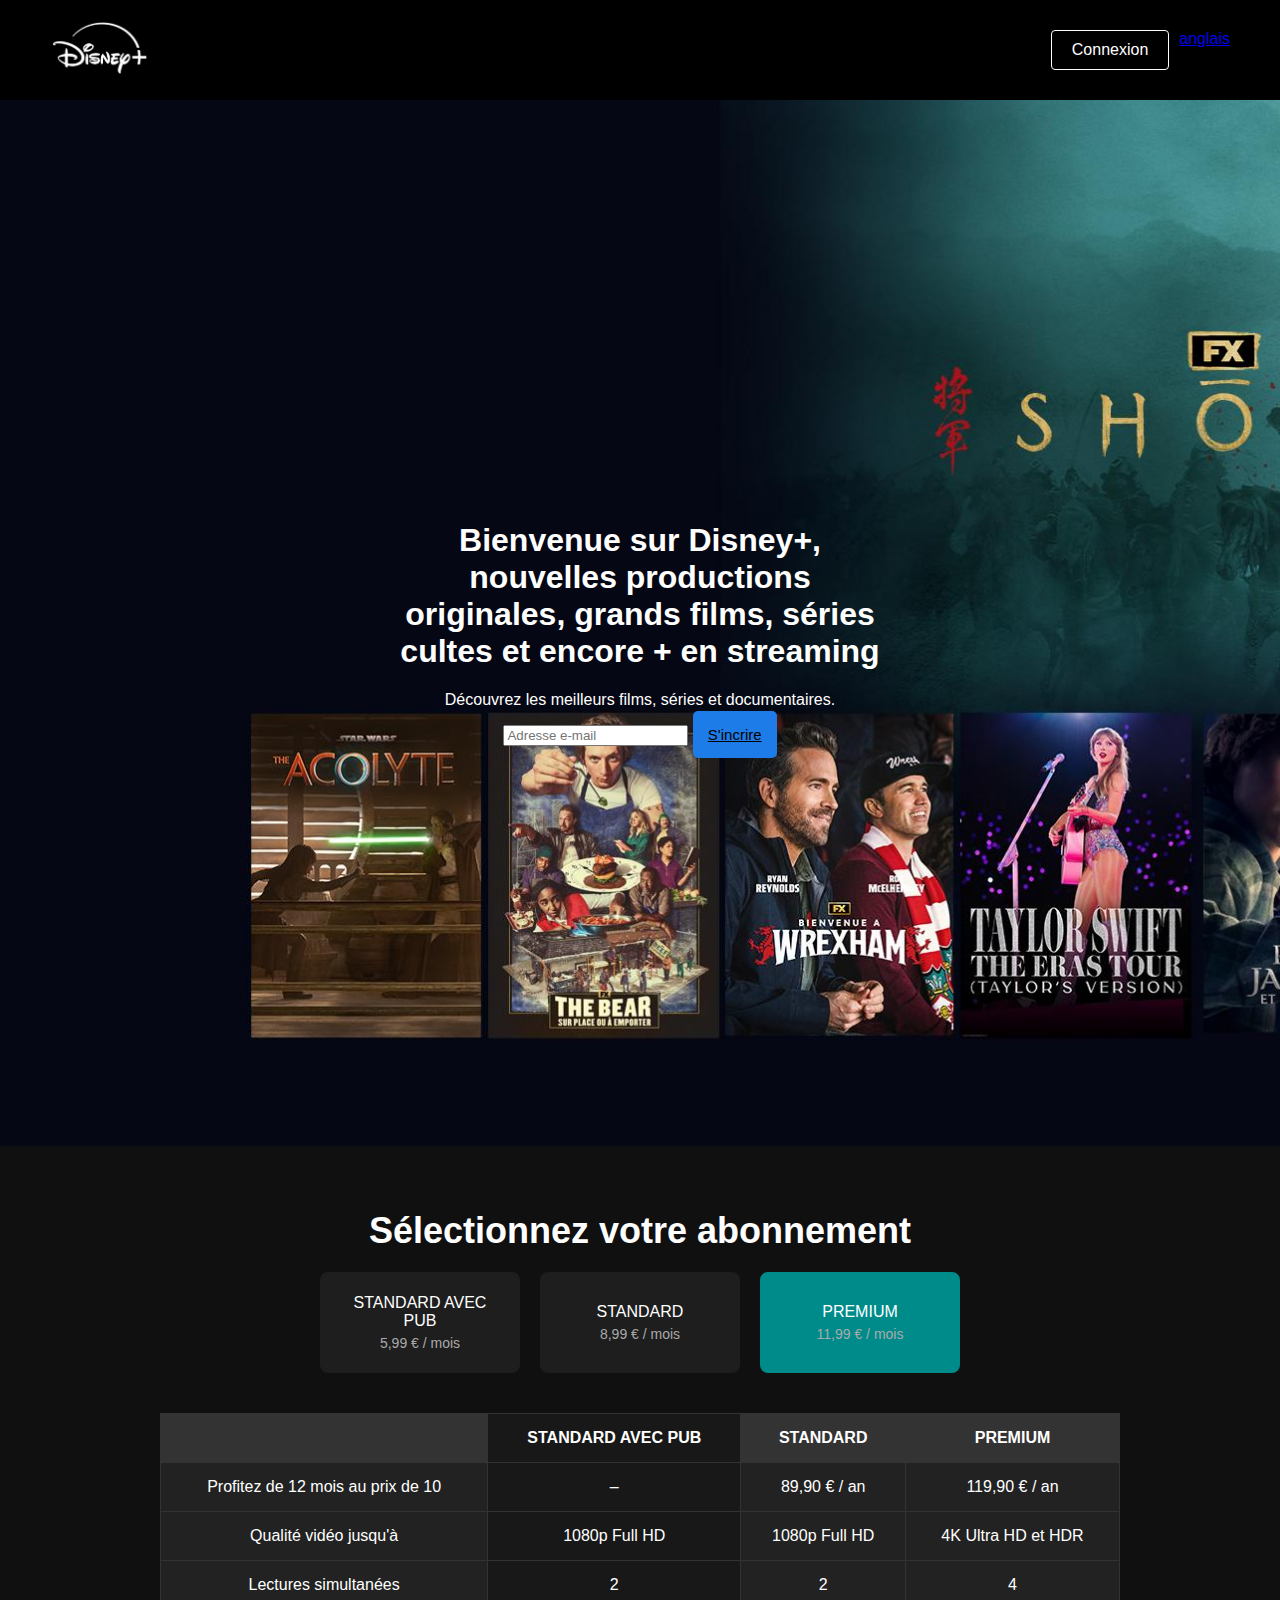
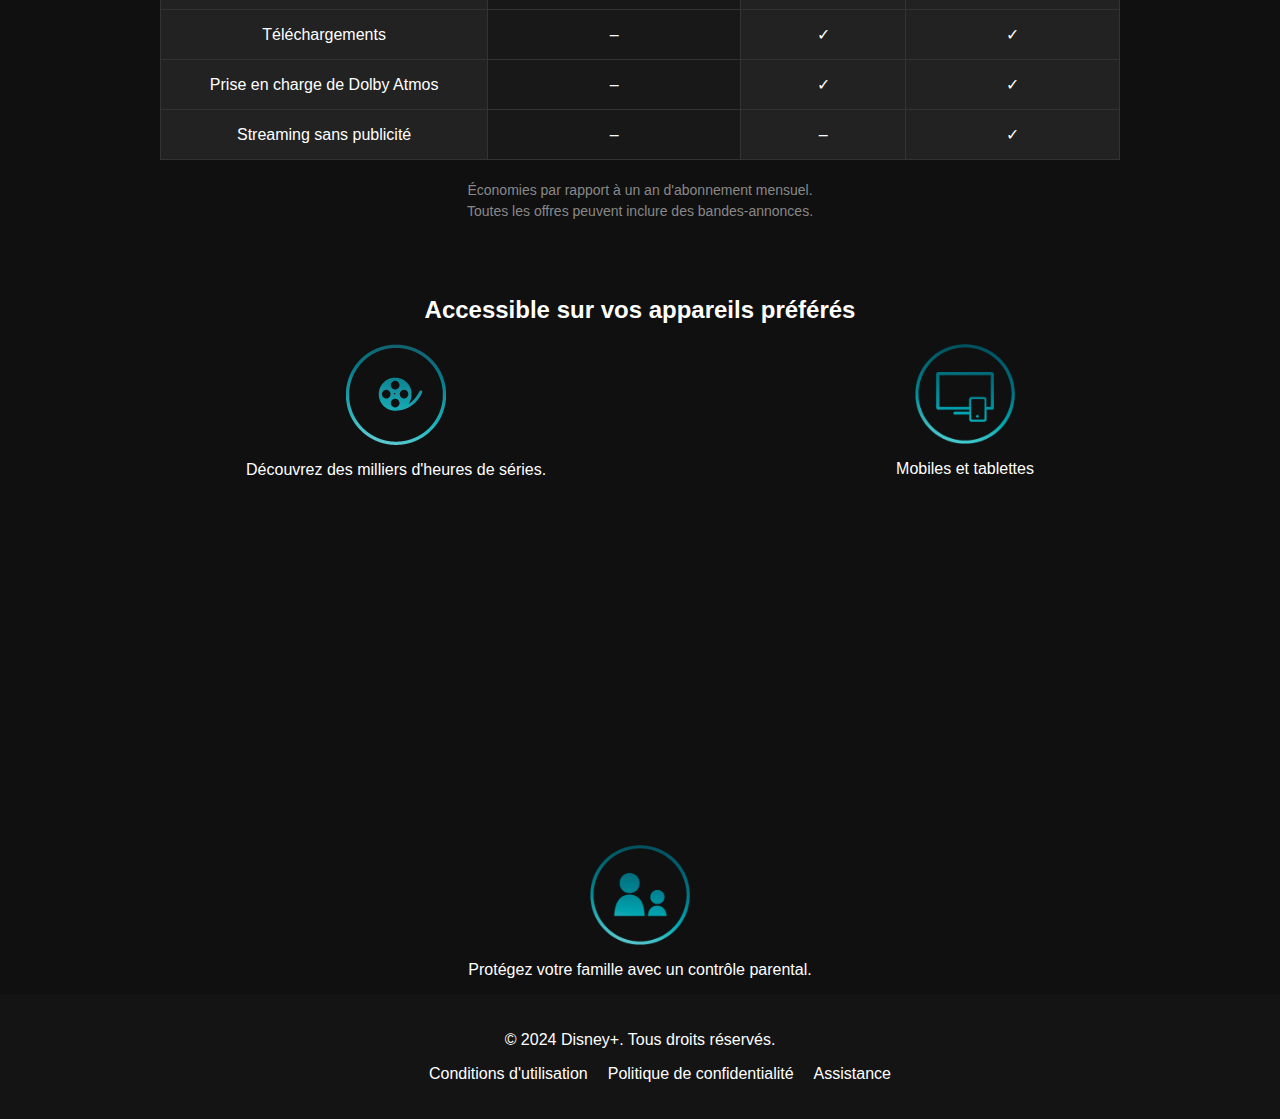
<file: index.html>
<!DOCTYPE html>
<html lang="fr">
<head>
    <meta charset="UTF-8">
    <meta name="viewport" content="width=device-width, initial-scale=1.0">
    <title>Disney+ Thomas</title>
    <link rel="stylesheet" href="styles.css">
    <link rel="icon" href="img/favicon-v2.ico">
</head>
<body>
</head>
<body>
    <header>
        <div class="logo">
            <img src="img/grand-logo-disney-plus.png" alt="Disney+" />
        </div>
        <div class="actions">
            <button class="btn btn-connexion">Connexion</button>
            <a href="index_en.html" class="button">anglais</a>
        </div>
    </header>
</body>
    <main>
        <section class="Shogun">
            <h1>Bienvenue sur Disney+, nouvelles productions originales, grands films, séries cultes et encore + en streaming</h1>
            <p>Découvrez les meilleurs films, séries et documentaires.</p>
            <input type="email" name="email" id="email" placeholder="Adresse e-mail" class="form-input" aria-labelledby="label-email-985" data-testid="input-email-email" data-validator="validateEmailApi" data-validationevent="submit" data-enablebypassenteremailtest="true" data-commercecreatepasswordurl="/identity/sign-up/create-password" data-commerceenterpasswordurl="/identity/login/enter-password">
            <a href="#" class="Abo-button">S'incrire</a>
        </section>
            <section class="abonnement">
                <h1>Sélectionnez votre abonnement</h1>
                <div class="options">
                    <button class="option-btn">STANDARD AVEC PUB<br><span>5,99 € / mois</span></button>
                    <button class="option-btn">STANDARD<br><span>8,99 € / mois</span></button>
                    <button class="option-btn premium">PREMIUM<br><span>11,99 € / mois</span></button>
                </div>
                <table class="table-abonnement">
                    <tr>
                        <th></th>
                        <th>STANDARD AVEC PUB</th>
                        <th>STANDARD</th>
                        <th>PREMIUM</th>
                    </tr>
                    <tr>
                        <td>Profitez de 12 mois au prix de 10</td>
                        <td>–</td>
                        <td>89,90 € / an</td>
                        <td>119,90 € / an</td>
                    </tr>
                    <tr>
                        <td>Qualité vidéo jusqu'à</td>
                        <td>1080p Full HD</td>
                        <td>1080p Full HD</td>
                        <td>4K Ultra HD et HDR</td>
                    </tr>
                    <tr>
                        <td>Lectures simultanées</td>
                        <td>2</td>
                        <td>2</td>
                        <td>4</td>
                    </tr>
                    <tr>
                        <td>Téléchargements</td>
                        <td>–</td>
                        <td>✓</td>
                        <td>✓</td>
                    </tr>
                    <tr>
                        <td>Prise en charge de Dolby Atmos</td>
                        <td>–</td>
                        <td>✓</td>
                        <td>✓</td>
                    </tr>
                    <tr>
                        <td>Streaming sans publicité</td>
                        <td>–</td>
                        <td>–</td>
                        <td>✓</td>
                    </tr>
                </table>
                <p class="note"> Économies par rapport à un an d'abonnement mensuel.<br>Toutes les offres peuvent inclure des bandes-annonces.</p>
            </section>
            <center><h2>Accessible sur vos appareils préférés</h2></center>
            <div class="device-list">
                <div class="device">
                    <img src="img/logo-bobine-film.png" alt="Films" >
                    <p>Découvrez des milliers d'heures de séries.</p>
                </div>
                <div class="device">
                    <img src="img/logo-ecran-couleur.png" alt="Mobiles et tablettes" >
                    <p>Mobiles et tablettes</p>
                </div>
                <div class="device">
                    <img src="img/original_9.png" alt="Sécurité" >
                    <p>Protégez votre famille avec un contrôle parental.</p>
                </div>
            </div>
        </section>
    </main>
       <!-- Footer Section -->
       <footer>
        <p>&copy; 2024 Disney+. Tous droits réservés.</p>
        <ul>
            <li><a href="#">Conditions d'utilisation</a></li>
            <li><a href="#">Politique de confidentialité</a></li>
            <li><a href="#">Assistance</a></li>
        </ul>
    </footer>
</body>
</html>
</body>
</html>
</file>
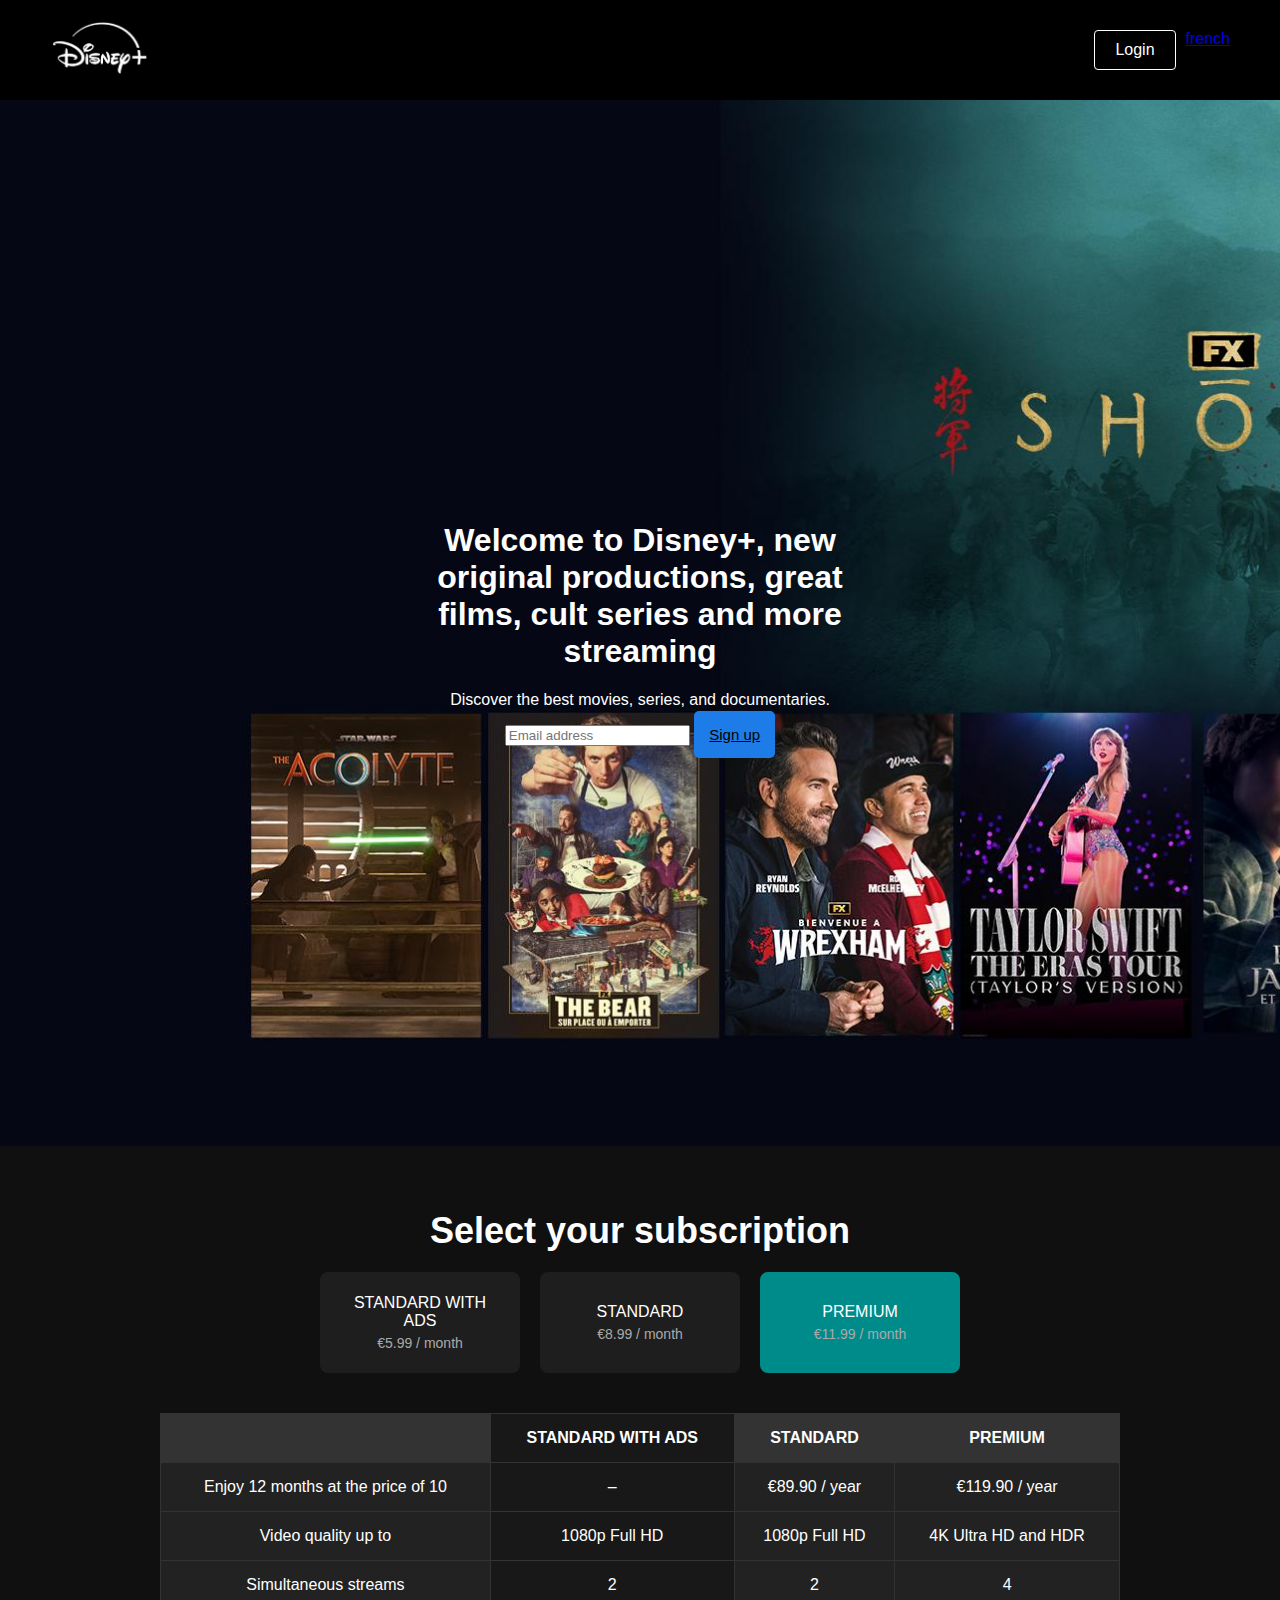
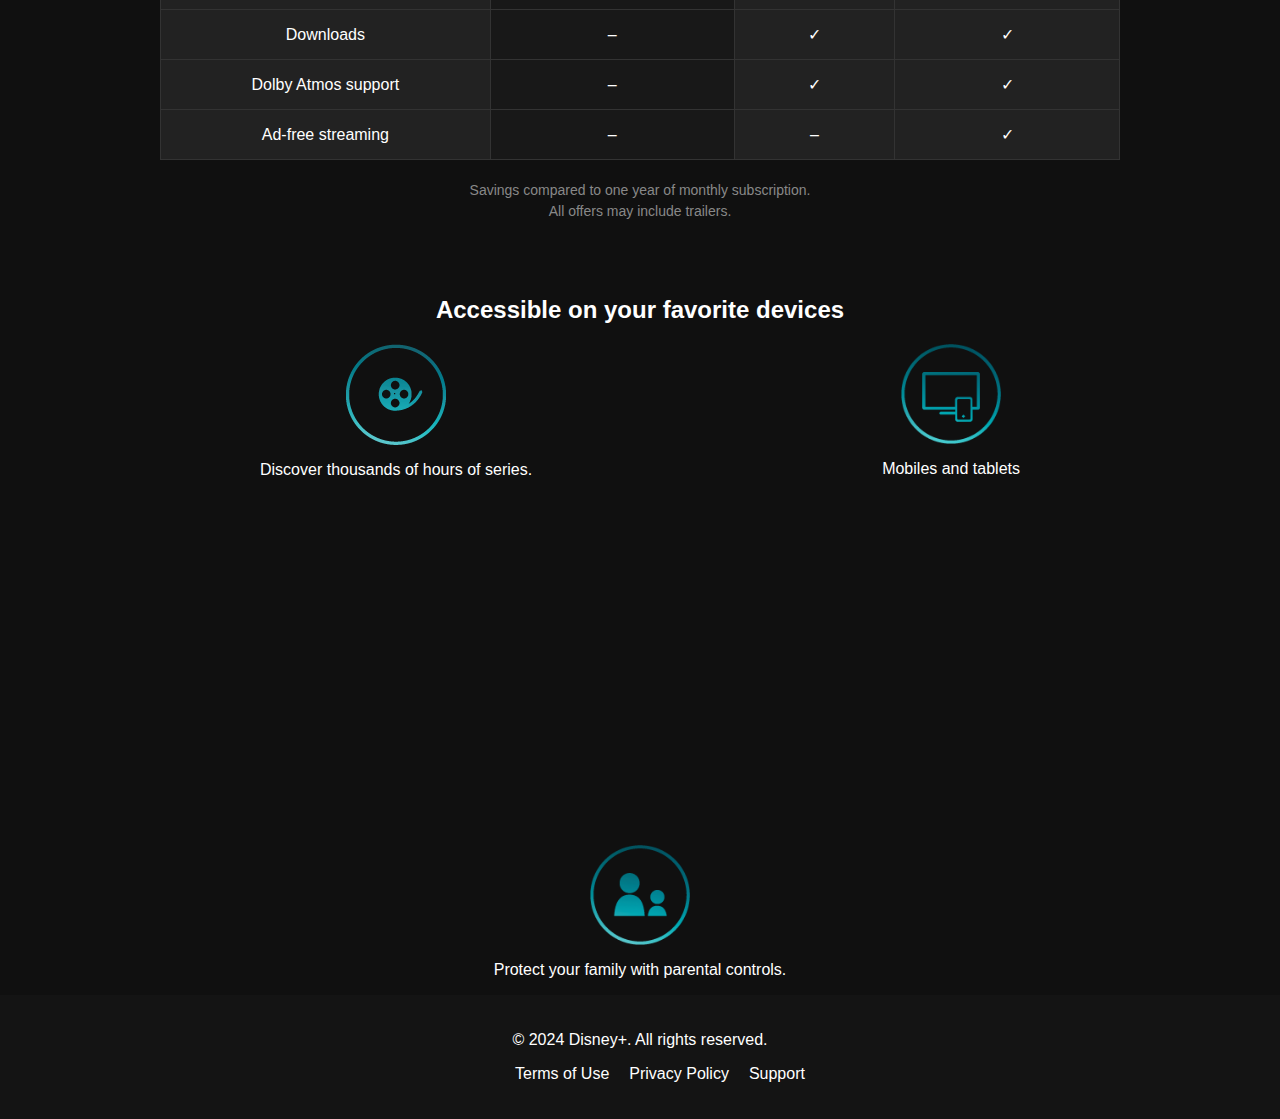
<file: index_en.html>
<!DOCTYPE html>
<html lang="en">
<head>
    <meta charset="UTF-8">
    <meta name="viewport" content="width=device-width, initial-scale=1.0">
    <title>Disney+ Thomas</title>
    <link rel="stylesheet" href="styles.css">
    <link rel="icon" href="img/favicon-v2.ico">
</head>
<body>
    <header>
        <div class="logo">
            <img src="img/grand-logo-disney-plus.png" alt="Disney+" />
        </div>
        <div class="actions">
            <button class="btn btn-connexion">Login</button>
            <a href="index.html" class="button">french</a>
        </div>
    </header>

    <main>
        <section class="Shogun">
            <h1>Welcome to Disney+, new original productions, great films, cult series and more streaming</h1>
            <p>Discover the best movies, series, and documentaries.</p>
            <input type="email" name="email" id="email" placeholder="Email address" class="form-input" aria-labelledby="label-email-985" data-testid="input-email-email" data-validator="validateEmailApi" data-validationevent="submit" data-enablebypassenteremailtest="true" data-commercecreatepasswordurl="/identity/sign-up/create-password" data-commerceenterpasswordurl="/identity/login/enter-password">
            <a href="#" class="Abo-button">Sign up</a>
        </section>

        <section class="abonnement">
            <h1>Select your subscription</h1>
            <div class="options">
                <button class="option-btn">STANDARD WITH ADS<br><span>€5.99 / month</span></button>
                <button class="option-btn">STANDARD<br><span>€8.99 / month</span></button>
                <button class="option-btn premium">PREMIUM<br><span>€11.99 / month</span></button>
            </div>
            <table class="table-abonnement">
                <tr>
                    <th></th>
                    <th>STANDARD WITH ADS</th>
                    <th>STANDARD</th>
                    <th>PREMIUM</th>
                </tr>
                <tr>
                    <td>Enjoy 12 months at the price of 10</td>
                    <td>–</td>
                    <td>€89.90 / year</td>
                    <td>€119.90 / year</td>
                </tr>
                <tr>
                    <td>Video quality up to</td>
                    <td>1080p Full HD</td>
                    <td>1080p Full HD</td>
                    <td>4K Ultra HD and HDR</td>
                </tr>
                <tr>
                    <td>Simultaneous streams</td>
                    <td>2</td>
                    <td>2</td>
                    <td>4</td>
                </tr>
                <tr>
                    <td>Downloads</td>
                    <td>–</td>
                    <td>✓</td>
                    <td>✓</td>
                </tr>
                <tr>
                    <td>Dolby Atmos support</td>
                    <td>–</td>
                    <td>✓</td>
                    <td>✓</td>
                </tr>
                <tr>
                    <td>Ad-free streaming</td>
                    <td>–</td>
                    <td>–</td>
                    <td>✓</td>
                </tr>
            </table>
            <p class="note"> Savings compared to one year of monthly subscription.<br> All offers may include trailers.</p>
        </section>

        <center><h2>Accessible on your favorite devices</h2></center>
        <div class="device-list">
            <div class="device">
                <img src="img/logo-bobine-film.png" alt="Films" >
                <p>Discover thousands of hours of series.</p>
            </div>
            <div class="device">
                <img src="img/logo-ecran-couleur.png" alt="Mobiles and tablets" >
                <p>Mobiles and tablets</p>
            </div>
            <div class="device">
                <img src="img/original_9.png" alt="Security" >
                <p>Protect your family with parental controls.</p>
            </div>
        </div>
    </main>

    <!-- Footer Section -->
    <footer>
        <p>&copy; 2024 Disney+. All rights reserved.</p>
        <ul>
            <li><a href="#">Terms of Use</a></li>
            <li><a href="#">Privacy Policy</a></li>
            <li><a href="#">Support</a></li>
        </ul>
    </footer>
</body>
</html>
</file>
<file: styles.css>
/* Global styles */
body {
    margin: 0;
    font-family: Arial, sans-serif;
    background-color: #181818;
}

/* Header styles */
header {
    display: flex;
    justify-content: space-between;
    align-items: center;
    padding: 20px 50px;
    background-color: #000;
}

.logo img {
    width: 100px;
}

/* Navigation styles */
nav ul {
    list-style: none;
    display: flex;
    gap: 20px;
}

nav ul li {
    display: inline;
}

nav ul li a {
    text-decoration: none;
    color: #fff;
    font-size: 16px;
}

nav ul li a:hover {
    color: #1E90FF;
}

/* Action buttons */
.actions {
    display: flex;
    gap: 10px;
}

.btn {
    padding: 10px 20px;
    border: none;
    font-size: 16px;
    cursor: pointer;
}

.btn-inscrire {
    background-color: #007bff;
    color: #fff;
    border-radius: 4px;
}

.btn-inscrire:hover {
    background-color: #0056b3;
}

.btn-connexion {
    background-color: transparent;
    color: #fff;
    border: 1px solid #fff;
    border-radius: 4px;
}

.btn-connexion:hover {
    background-color: #fff;
    color: #000;
}

body {
    font-family: Arial, sans-serif;
    background-color: #101010;
    color: #fff;
    margin: 0;
    padding: 0;
}

.abonnement {
    text-align: center;
    padding: 40px;
}

.abonnement h1 {
    font-size: 36px;
    margin-bottom: 20px;
}

.options {
    display: flex;
    justify-content: center;
    gap: 20px;
    margin-bottom: 40px;
}

.option-btn {
    background-color: #1e1e1e;
    border: 2px solid #1e1e1e;
    color: #fff;
    padding: 20px;
    width: 200px;
    font-size: 16px;
    border-radius: 8px;
    cursor: pointer;
    transition: background-color 0.3s ease;
}

.option-btn span {
    display: block;
    margin-top: 5px;
    font-size: 14px;
    color: #aaa;
}

.option-btn:hover {
    background-color: #2c2c2c;
}

.premium {
    background-color: #008b8b;
    border-color: #008b8b;
}

.premium:hover {
    background-color: #007b7b;
}

.table-abonnement {
    width: 80%;
    margin: 0 auto;
    border-collapse: collapse;
    background-color: #1c1c1c;
    border: 1px solid #333;
}

.table-abonnement th, .table-abonnement td {
    padding: 15px;
    text-align: center;
    border: 1px solid #333;
}

.table-abonnement th {
    background-color: #333;
    font-weight: bold;
    color: #fff;
}

.table-abonnement td {
    background-color: #222;
}

.table-abonnement td:nth-child(2), .table-abonnement th:nth-child(2) {
    background-color: #181818;
}

.note {
    color: #888;
    font-size: 14px;
    margin-top: 20px;
    max-width: 80%;
    margin-left: auto;
    margin-right: auto;
    line-height: 1.5;
}


/*-------------------------------------------------------------------------------------*/
.logo {
    width: 150px;
}

nav ul {
    list-style-type: none;
    display: flex;
    gap: 40px;
}

nav a {
    text-decoration: none;
    color: #690808;
    font-weight: 600;
}

.Shogun {
    text-align: center;
    padding: 400px;
    background: url('img/Shogun.jpg');
    background-size: cover;
    color: #fff;
}

.Abo-button {
    background-color: #1e7ce8;
    color: #000000;
    padding: 15px 15px;
    box-decoration-break: slice;
    -webkit-box-decoration-break: slice;
    border-radius: 5px;
    font-size: 15px;
}

.abo {
    padding: 20px;
    text-align: center;
}

.abo h2 {
    font-size: 24px;
    margin-bottom: 30px;
}

.abo-table {
    display: flex;
    justify-content: center;
    margin-top: 50px; /* au-dessus tableau */
}

.abo-table table {
    width: 80%; /* largeur tableau du conteneur parent */
    border-collapse: separate; /* modèle de bordure séparée, gérer bordures individuellement */
    border-spacing: 0; /* Supprime l'espacement entre les cellules */
    background-color: #ade7a9; /* Couleur de fond pour le tableau */
    border-radius: 12px; /* Bordures arrondies pour le tableau */
}

.abo-table th, .abo-table td {
    border-bottom: 1px solid #000000; /*Bordure*/
    padding: 12px 15px; /* Espacement intérieur des cellules */
    text-align: left; /* Alignement du texte à gauche */
}

.abo-table th {
    background-color: #038b3c; /* Couleur de fond des en-têtes de colonne */
    color: #ededed; /* Couleur du texte des en-têtes de colonne */
    font-weight: bold; /* Texte en gras pour les en-têtes */
    border-bottom: 2px solid #038b3c; /* Bordure inférieure plus épaisse pour les en-têtes */
}

.abo-table tr:hover {
    background-color: #ffffff67; /* Couleur de fond lors du survol des lignes */
}

.abo-table td:first-child, .abo-table th:first-child {
    border-top-left-radius: 12px; /* Bordure supérieure gauche arrondie */
}

.abo-table td:last-child, .abo-table th:last-child {
    border-top-right-radius: 12px; /* Bordure supérieure droite arrondie */
}

.abo-table th, .abo-table td:last-child {
    border-right: none; /* Enlever la bordure droite */
}

.devices {
    padding: 50px;
    text-align: center;
}

.device-list {
    display: flex;
    justify-content: center;
    flex-wrap: wrap; /* wrap des éléments */
    gap: 350px; /* Espacement icônes */
}

.device {
    display: flex;
    flex-direction: column; /* Aligner les éléments verticalement */
    align-items: center; /* Centrer les éléments horizontalement */
    text-align: center;
}

.device img {
    width: 100px;
    margin-bottom: 0px; /* Espacement entre l'image et le texte */
}

footer {
    padding: 20px;
    background-color: #141414;
    text-align: center;
}

footer p {
    margin-bottom: 10px;
}

footer ul {
    list-style: none;
    display: flex;
    justify-content: center;
    gap: 20px;
}

footer ul li a {
    color: white;
    text-decoration: none;
}
</file>
